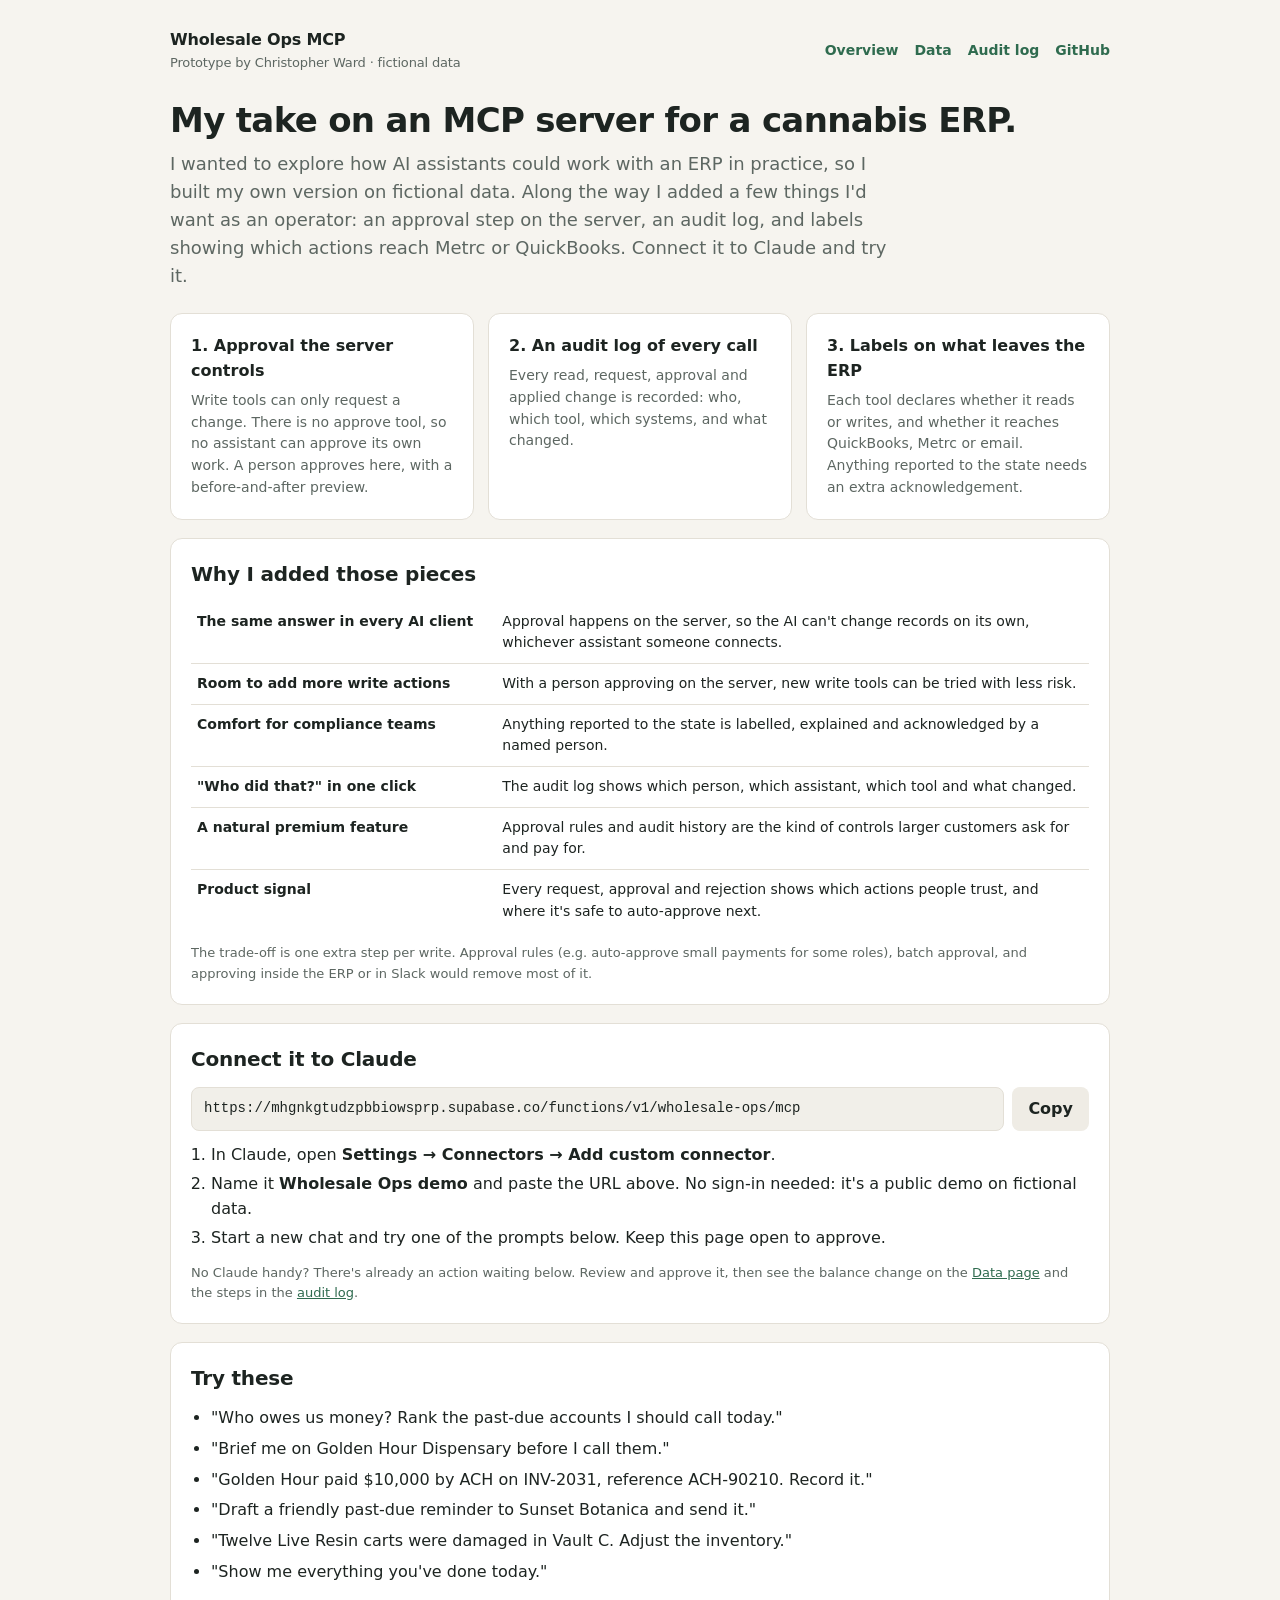
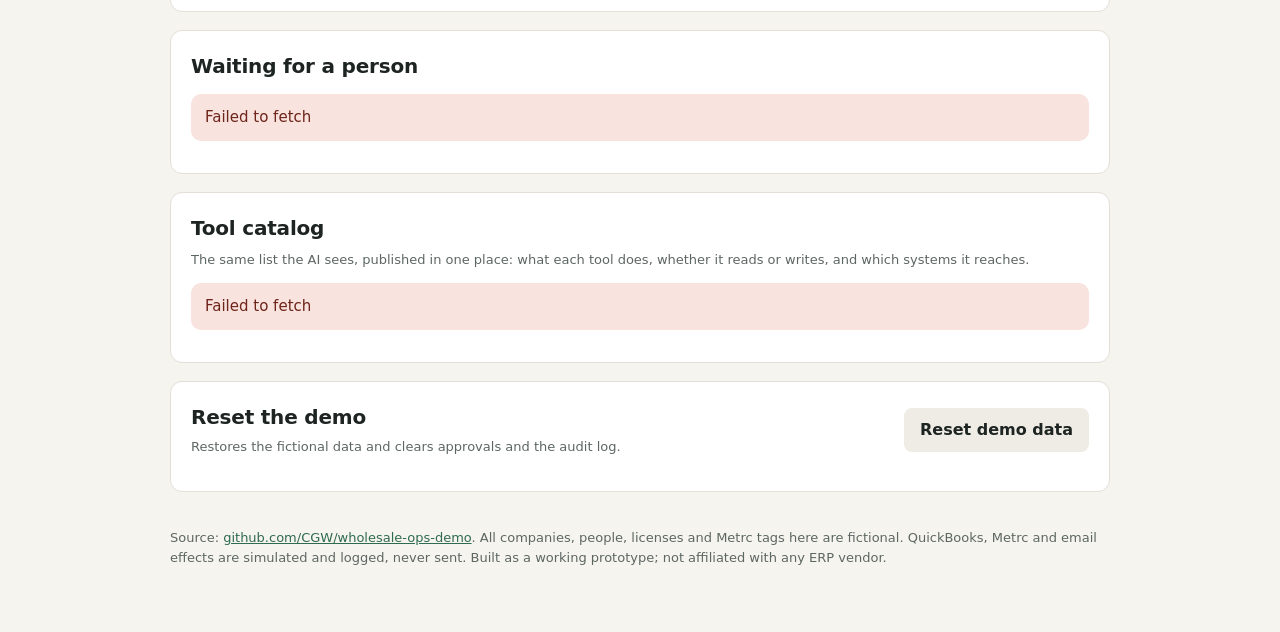
<file: index.html>
<!doctype html>
<html lang="en">
<head>
<meta charset="utf-8">
<meta name="viewport" content="width=device-width,initial-scale=1">
<title>Wholesale Ops MCP: a prototype for safe AI writes in an ERP</title>
<link rel="stylesheet" href="app.css">
</head>
<body>
<div class="wrap">
  <header class="top">
    <div class="brand">Wholesale Ops MCP<small>Prototype by Christopher Ward · fictional data</small></div>
    <nav><a href="./">Overview</a><a href="data.html">Data</a><a href="audit.html">Audit log</a><a href="https://github.com/CGW/wholesale-ops-demo">GitHub</a></nav>
  </header>

  <h1>My take on an MCP server for a cannabis ERP.</h1>
  <p class="lead">I wanted to explore how AI assistants could work with an ERP in practice, so I built my own version on fictional data. Along the way I added a few things I'd want as an operator: an approval step on the server, an audit log, and labels showing which actions reach Metrc or QuickBooks. Connect it to Claude and try it.</p>

  <div class="grid3">
    <div class="card"><h3>1. Approval the server controls</h3><p>Write tools can only request a change. There is no approve tool, so no assistant can approve its own work. A person approves here, with a before-and-after preview.</p></div>
    <div class="card"><h3>2. An audit log of every call</h3><p>Every read, request, approval and applied change is recorded: who, which tool, which systems, and what changed.</p></div>
    <div class="card"><h3>3. Labels on what leaves the ERP</h3><p>Each tool declares whether it reads or writes, and whether it reaches QuickBooks, Metrc or email. Anything reported to the state needs an extra acknowledgement.</p></div>
  </div>

  <div class="card">
    <h2>Why I added those pieces</h2>
    <table>
      <tbody>
        <tr><td style="width:34%"><b>The same answer in every AI client</b></td><td>Approval happens on the server, so the AI can't change records on its own, whichever assistant someone connects.</td></tr>
        <tr><td><b>Room to add more write actions</b></td><td>With a person approving on the server, new write tools can be tried with less risk.</td></tr>
        <tr><td><b>Comfort for compliance teams</b></td><td>Anything reported to the state is labelled, explained and acknowledged by a named person.</td></tr>
        <tr><td><b>"Who did that?" in one click</b></td><td>The audit log shows which person, which assistant, which tool and what changed.</td></tr>
        <tr><td><b>A natural premium feature</b></td><td>Approval rules and audit history are the kind of controls larger customers ask for and pay for.</td></tr>
        <tr><td><b>Product signal</b></td><td>Every request, approval and rejection shows which actions people trust, and where it's safe to auto-approve next.</td></tr>
      </tbody>
    </table>
    <p class="muted small" style="margin:12px 0 0">The trade-off is one extra step per write. Approval rules (e.g. auto-approve small payments for some roles), batch approval, and approving inside the ERP or in Slack would remove most of it.</p>
  </div>

  <div class="card">
    <h2>Connect it to Claude</h2>
    <div class="urlbox"><code id="mcpurl"></code><button class="btn-ghost" id="copy">Copy</button></div>
    <ol class="steps" style="margin-top:12px">
      <li>In Claude, open <b>Settings → Connectors → Add custom connector</b>.</li>
      <li>Name it <b>Wholesale Ops demo</b> and paste the URL above. No sign-in needed: it's a public demo on fictional data.</li>
      <li>Start a new chat and try one of the prompts below. Keep this page open to approve.</li>
    </ol>
    <p class="muted small" style="margin:12px 0 0">No Claude handy? There's already an action waiting below. Review and approve it, then see the balance change on the <a href="data.html">Data page</a> and the steps in the <a href="audit.html">audit log</a>.</p>
  </div>

  <div class="card">
    <h2>Try these</h2>
    <ul class="prompts">
      <li>"Who owes us money? Rank the past-due accounts I should call today."</li>
      <li>"Brief me on Golden Hour Dispensary before I call them."</li>
      <li>"Golden Hour paid $10,000 by ACH on INV-2031, reference ACH-90210. Record it."</li>
      <li>"Draft a friendly past-due reminder to Sunset Botanica and send it."</li>
      <li>"Twelve Live Resin carts were damaged in Vault C. Adjust the inventory."</li>
      <li>"Show me everything you've done today."</li>
    </ul>
  </div>

  <div class="card">
    <div class="row"><h2 style="margin:0">Waiting for a person</h2><span class="muted small" id="pendingNote"></span></div>
    <div id="pending" style="margin-top:10px"><p class="empty">Loading…</p></div>
  </div>

  <div class="card">
    <h2>Tool catalog</h2>
    <p class="muted small" style="margin-top:-6px">The same list the AI sees, published in one place: what each tool does, whether it reads or writes, and which systems it reaches.</p>
    <div id="catalog"><p class="empty">Loading…</p></div>
  </div>

  <div class="card">
    <div class="row">
      <div><h2 style="margin:0">Reset the demo</h2><p class="muted small" style="margin:4px 0 0">Restores the fictional data and clears approvals and the audit log.</p></div>
      <button class="btn-ghost" id="reset">Reset demo data</button>
    </div>
    <p id="resetMsg" class="small"></p>
  </div>

  <footer>Source: <a href="https://github.com/CGW/wholesale-ops-demo">github.com/CGW/wholesale-ops-demo</a>. All companies, people, licenses and Metrc tags here are fictional. QuickBooks, Metrc and email effects are simulated and logged, never sent. Built as a working prototype; not affiliated with any ERP vendor.</footer>
</div>
<script src="app.js"></script>
<script>
document.getElementById("mcpurl").textContent = MCP_URL;
document.getElementById("copy").onclick = async () => {
  await navigator.clipboard.writeText(MCP_URL);
  document.getElementById("copy").textContent = "Copied";
  setTimeout(() => document.getElementById("copy").textContent = "Copy", 1500);
};

async function loadCatalog() {
  try {
    const { tools } = await api("/api/catalog");
    document.getElementById("catalog").innerHTML = `<table><thead><tr><th>Tool</th><th>Access</th><th>Systems it reaches</th><th>Approval</th></tr></thead><tbody>${
      tools.map(t => `<tr><td><b>${esc(t.name)}</b><br><span class="muted small">${esc(t.summary)}</span></td>
        <td><span class="badge ${t.access === "write" ? "b-write" : "b-read"}">${esc(t.access)}</span></td>
        <td>${badges(t.systems)}</td>
        <td class="small">${t.access === "write" ? (t.reaches_state ? "Person approves + acknowledges state report" : "Person approves") : "None (read only)"}</td></tr>`).join("")
    }</tbody></table>`;
  } catch (e) { document.getElementById("catalog").innerHTML = `<p class="warn">${esc(e.message)}</p>`; }
}

async function loadPending() {
  try {
    const { actions } = await api("/api/pending");
    document.getElementById("pendingNote").textContent = "Refreshes every 4 seconds";
    if (!actions.length) {
      document.getElementById("pending").innerHTML = `<p class="empty">Nothing waiting. Ask Claude to record a payment, send a reminder or adjust inventory.</p>`;
      return;
    }
    document.getElementById("pending").innerHTML = `<table><thead><tr><th>Action</th><th>Systems</th><th>Requested</th><th></th></tr></thead><tbody>${
      actions.map(a => `<tr><td><b>${esc(a.code)}</b> · ${esc(a.summary)}</td><td>${badges(a.systems)}</td><td class="small">${when(a.requested_at)}</td>
        <td><a class="btn btn-primary" style="text-decoration:none;padding:6px 12px" href="approve.html?id=${esc(a.id)}">Review</a></td></tr>`).join("")
    }</tbody></table>`;
  } catch (e) { document.getElementById("pending").innerHTML = `<p class="warn">${esc(e.message)}</p>`; }
}

document.getElementById("reset").onclick = async () => {
  const b = document.getElementById("reset");
  b.disabled = true;
  try { await api("/api/reset", { method: "POST", body: "{}" }); document.getElementById("resetMsg").textContent = "Demo data reset."; loadPending(); }
  catch (e) { document.getElementById("resetMsg").textContent = e.message; }
  b.disabled = false;
};

loadCatalog(); loadPending(); setInterval(loadPending, 4000);
</script>
</body>
</html>
</file>
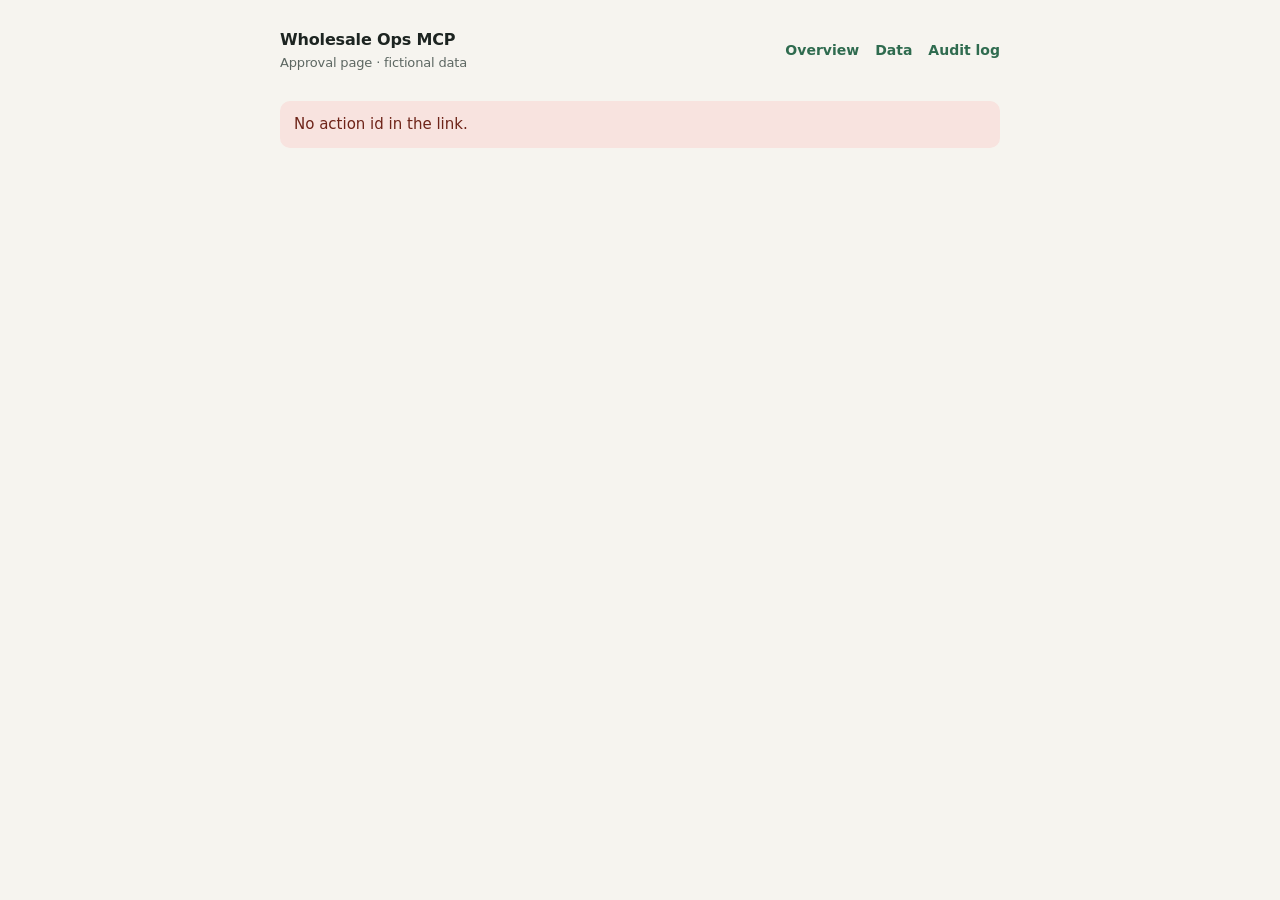
<file: approve.html>
<!doctype html>
<html lang="en">
<head>
<meta charset="utf-8">
<meta name="viewport" content="width=device-width,initial-scale=1">
<title>Approve an action · Wholesale Ops MCP</title>
<link rel="stylesheet" href="app.css">
</head>
<body>
<div class="wrap" style="max-width:760px">
  <header class="top">
    <div class="brand">Wholesale Ops MCP<small>Approval page · fictional data</small></div>
    <nav><a href="./">Overview</a><a href="data.html">Data</a><a href="audit.html">Audit log</a></nav>
  </header>
  <div id="root"><p class="empty">Loading…</p></div>
</div>
<script src="app.js"></script>
<script>
const id = new URLSearchParams(location.search).get("id");
const root = document.getElementById("root");

function render(a) {
  const rows = (a.preview.rows || []).map(r => `<tr><td>${esc(r.label)}</td><td>${esc(r.before)}</td><td>${esc(r.after)}</td></tr>`).join("");
  const warnings = (a.preview.warnings || []).map(w => `<div class="warn">${esc(w)}</div>`).join("");
  const decided = a.status !== "pending";
  root.innerHTML = `
    <div class="card">
      <div class="row"><span class="muted small">Action ${esc(a.code)} · requested ${when(a.requested_at)} by an AI assistant</span>
      <span class="status s-${esc(a.status)}">${esc(a.status)}</span></div>
      <h1 style="font-size:26px;margin-top:8px">${esc(a.summary)}</h1>
      <p style="margin:6px 0 2px"><b>Will change:</b> ${badges(a.systems)}</p>
      <p class="muted small" style="margin:0">Tool: <code>${esc(a.tool)}</code>${a.client ? " · client: " + esc(a.client) : ""}</p>
      ${rows ? `<table class="diff" style="margin-top:14px"><thead><tr><th>What</th><th>Now</th><th>After approval</th></tr></thead><tbody>${rows}</tbody></table>` : ""}
      ${warnings}
      ${a.preview.message ? `<label>Message the assistant drafted</label><div class="card" style="background:#faf9f6;white-space:pre-wrap;margin:0">${esc(a.preview.message)}</div>` : ""}
    </div>
    ${decided ? `
      <div class="card">
        <h2>Decided</h2>
        <p><span class="status s-${esc(a.status)}">${esc(a.status)}</span> by <b>${esc(a.decided_by || "")}</b> · ${when(a.decided_at)}</p>
        ${a.decision_note ? `<p class="muted">Note: ${esc(a.decision_note)}</p>` : ""}
        ${a.result ? `<div class="ok">${esc(a.result.message || "")}</div>` : ""}
        <p class="small muted">The assistant can see this result by checking the action. <a href="audit.html">See it in the audit log →</a></p>
      </div>` : `
      <div class="card">
        <h2>Your decision</h2>
        <p class="muted small" style="margin-top:-6px">Nothing has changed yet. Only a person on this page can approve; the assistant has no tool to do it.</p>
        <label for="name">Your name</label>
        <input type="text" id="name" placeholder="e.g. Dana, AR manager" maxlength="60">
        <label for="note">Note (optional)</label>
        <input type="text" id="note" maxlength="200">
        ${a.reaches_state ? `<label class="check"><input type="checkbox" id="ack"> I understand this will be reported to the state through Metrc, and that undoing it means filing a second, correcting adjustment.</label>` : ""}
        <div class="actions">
          <button class="btn-primary" id="approve">Approve and apply</button>
          <button class="btn-danger" id="reject">Reject</button>
        </div>
        <p id="msg"></p>
      </div>`}
  `;
  if (!decided) {
    document.getElementById("approve").onclick = () => decide("approve", a);
    document.getElementById("reject").onclick = () => decide("reject", a);
  }
}

async function decide(decision, a) {
  const name = document.getElementById("name").value.trim();
  const note = document.getElementById("note").value.trim();
  const msg = document.getElementById("msg");
  if (!name) { msg.innerHTML = `<span class="warn" style="display:block">Add your name so the audit log shows who decided.</span>`; return; }
  const ack = a.reaches_state ? document.getElementById("ack").checked : true;
  if (decision === "approve" && !ack) { msg.innerHTML = `<span class="warn" style="display:block">Tick the Metrc acknowledgement first.</span>`; return; }
  document.querySelectorAll(".actions button").forEach(b => b.disabled = true);
  try {
    const updated = await api("/api/action/decide", { method: "POST", body: JSON.stringify({ id, decision, name, note, acknowledge_state: ack }) });
    render(updated.action);
  } catch (e) {
    msg.innerHTML = `<span class="warn" style="display:block">${esc(e.message)}</span>`;
    document.querySelectorAll(".actions button").forEach(b => b.disabled = false);
  }
}

(async () => {
  if (!id) { root.innerHTML = `<p class="warn">No action id in the link.</p>`; return; }
  try { const { action } = await api("/api/action?id=" + encodeURIComponent(id)); render(action); }
  catch (e) { root.innerHTML = `<p class="warn">${esc(e.message)}</p>`; }
})();
</script>
</body>
</html>
</file>
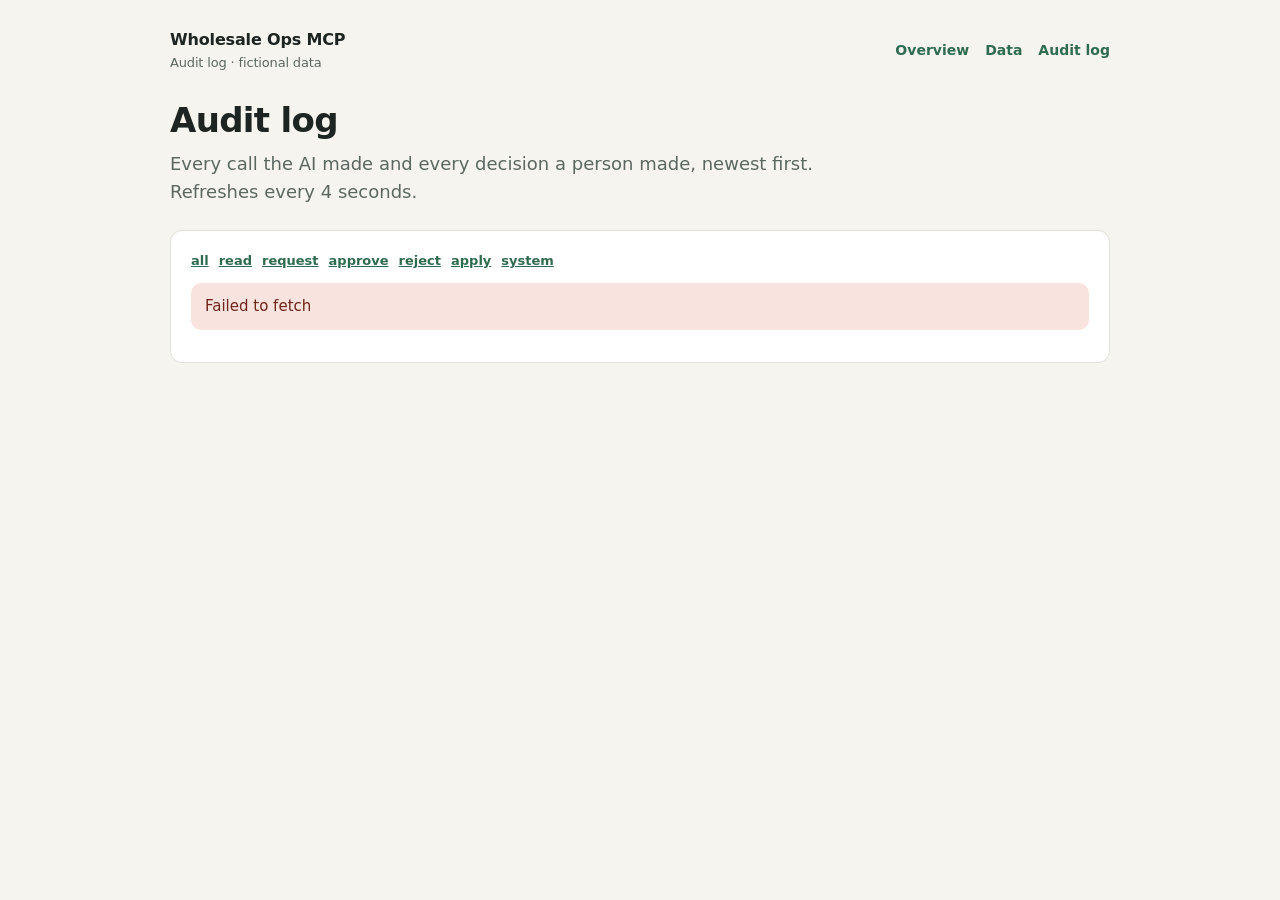
<file: audit.html>
<!doctype html>
<html lang="en">
<head>
<meta charset="utf-8">
<meta name="viewport" content="width=device-width,initial-scale=1">
<title>Audit log · Wholesale Ops MCP</title>
<link rel="stylesheet" href="app.css">
</head>
<body>
<div class="wrap">
  <header class="top">
    <div class="brand">Wholesale Ops MCP<small>Audit log · fictional data</small></div>
    <nav><a href="./">Overview</a><a href="data.html">Data</a><a href="audit.html">Audit log</a></nav>
  </header>
  <h1>Audit log</h1>
  <p class="lead">Every call the AI made and every decision a person made, newest first. Refreshes every 4 seconds.</p>
  <div class="card">
    <div class="row" style="margin-bottom:10px">
      <div id="filters" class="small"></div>
      <span class="muted small" id="count"></span>
    </div>
    <div id="log"><p class="empty">Loading…</p></div>
  </div>
</div>
<script src="app.js"></script>
<script>
const kinds = ["all", "read", "request", "approve", "reject", "apply", "system"];
let filter = "all";
document.getElementById("filters").innerHTML = kinds.map(k => `<a href="#" data-k="${k}" style="margin-right:10px;font-weight:600">${k}</a>`).join("");
document.querySelectorAll("#filters a").forEach(a => a.onclick = e => { e.preventDefault(); filter = a.dataset.k; load(); });

async function load() {
  try {
    const { entries } = await api("/api/audit?limit=200");
    const rows = entries.filter(e => filter === "all" || e.kind === filter);
    document.getElementById("count").textContent = `${rows.length} ${rows.length === 1 ? "entry" : "entries"}`;
    document.getElementById("log").innerHTML = rows.length ? `<table><thead><tr><th>When</th><th>Who</th><th>Kind</th><th>Tool</th><th>Systems</th><th>What happened</th></tr></thead><tbody>${
      rows.map(e => `<tr><td class="small">${when(e.at)}</td><td class="small">${esc(e.actor)}${e.client ? `<br><span class="muted">${esc(e.client)}</span>` : ""}</td>
        <td><span class="badge k-${esc(e.kind)}">${esc(e.kind)}</span></td><td class="small"><code>${esc(e.tool || "")}</code></td>
        <td>${badges(e.systems)}</td><td>${esc(e.summary)}${e.action_id ? ` <a class="small" href="approve.html?id=${esc(e.action_id)}">action →</a>` : ""}</td></tr>`).join("")
    }</tbody></table>` : `<p class="empty">No entries yet.</p>`;
  } catch (e) { document.getElementById("log").innerHTML = `<p class="warn">${esc(e.message)}</p>`; }
}
load(); setInterval(load, 4000);
</script>
</body>
</html>
</file>
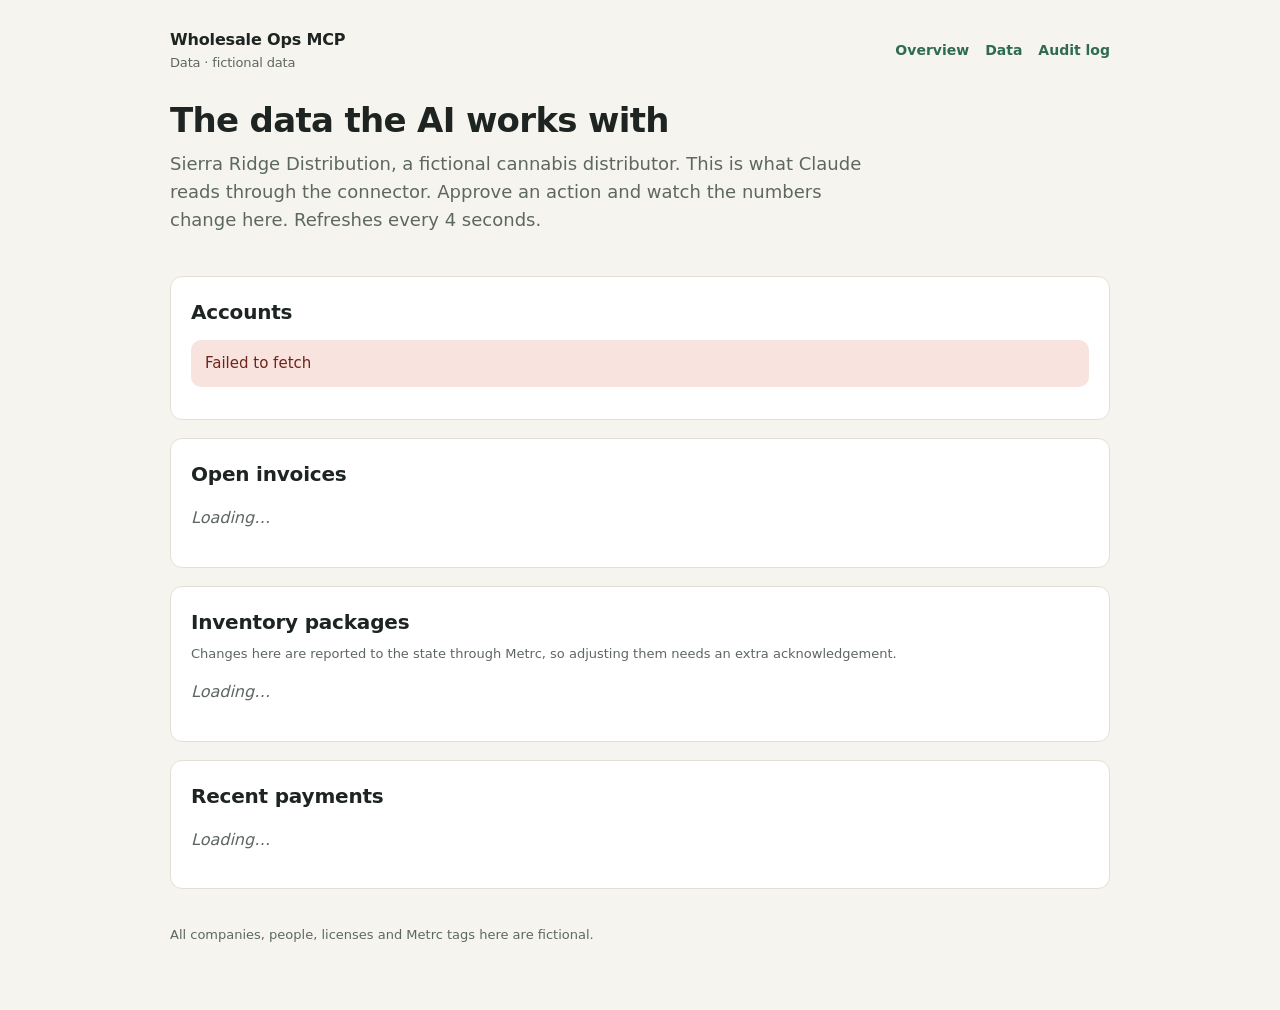
<file: data.html>
<!doctype html>
<html lang="en">
<head>
<meta charset="utf-8">
<meta name="viewport" content="width=device-width,initial-scale=1">
<title>Data · Wholesale Ops MCP</title>
<link rel="stylesheet" href="app.css">
</head>
<body>
<div class="wrap">
  <header class="top">
    <div class="brand">Wholesale Ops MCP<small>Data · fictional data</small></div>
    <nav><a href="./">Overview</a><a href="data.html">Data</a><a href="audit.html">Audit log</a></nav>
  </header>
  <h1>The data the AI works with</h1>
  <p class="lead">Sierra Ridge Distribution, a fictional cannabis distributor. This is what Claude reads through the connector. Approve an action and watch the numbers change here. Refreshes every 4 seconds.</p>

  <div class="grid3" id="stats"></div>

  <div class="card">
    <h2>Accounts</h2>
    <div id="accounts"><p class="empty">Loading…</p></div>
  </div>

  <div class="card">
    <h2>Open invoices</h2>
    <div id="invoices"><p class="empty">Loading…</p></div>
  </div>

  <div class="card">
    <h2>Inventory packages</h2>
    <p class="muted small" style="margin-top:-6px">Changes here are reported to the state through Metrc, so adjusting them needs an extra acknowledgement.</p>
    <div id="packages"><p class="empty">Loading…</p></div>
  </div>

  <div class="card">
    <h2>Recent payments</h2>
    <div id="payments"><p class="empty">Loading…</p></div>
  </div>

  <footer>All companies, people, licenses and Metrc tags here are fictional.</footer>
</div>
<script src="app.js"></script>
<script>
const usd = n => Number(n).toLocaleString("en-US", { style: "currency", currency: "USD" });
let last = "";
async function load() {
  try {
    const d = await api("/api/data");
    const sig = JSON.stringify(d);
    if (sig === last) return;
    last = sig;
    const pastDue = d.accounts.reduce((s, a) => s + Number(a.past_due), 0);
    const open = d.accounts.reduce((s, a) => s + Number(a.open_balance), 0);
    const late = d.accounts.filter(a => Number(a.past_due) > 0).length;
    document.getElementById("stats").innerHTML = [
      ["Past due", usd(pastDue), `${late} accounts`],
      ["Open receivables", usd(open), `${d.invoices.length} open invoices`],
      ["Tracked packages", d.packages.length, "in Metrc"],
    ].map(([k, v, s]) => `<div class="card"><p class="muted small" style="margin:0">${k}</p><p style="font-size:26px;font-weight:700;margin:2px 0">${v}</p><p class="muted small" style="margin:0">${s}</p></div>`).join("");
    document.getElementById("accounts").innerHTML = `<table><thead><tr><th>Account</th><th>City</th><th>Rep</th><th>Terms</th><th>Last order</th><th style="text-align:right">Open</th><th style="text-align:right">Past due</th></tr></thead><tbody>${
      d.accounts.map(a => `<tr><td><b>${esc(a.name)}</b><br><span class="muted small">${esc(a.id)}</span></td><td>${esc(a.city)}</td><td>${esc(a.rep)}</td><td>net ${esc(a.terms_days)}</td><td class="small">${esc(a.last_order_date)}</td>
        <td style="text-align:right">${usd(a.open_balance)}</td><td style="text-align:right;${Number(a.past_due) > 0 ? "color:var(--red);font-weight:700" : ""}">${usd(a.past_due)}</td></tr>`).join("")
    }</tbody></table>`;
    document.getElementById("invoices").innerHTML = `<table><thead><tr><th>Invoice</th><th>Account</th><th>Due</th><th style="text-align:right">Amount</th><th style="text-align:right">Open</th><th>Status</th></tr></thead><tbody>${
      d.invoices.map(i => `<tr><td><b>${esc(i.number)}</b></td><td>${esc(i.account)}</td><td class="small">${esc(i.due)}</td><td style="text-align:right">${usd(i.amount)}</td><td style="text-align:right">${usd(i.balance)}</td>
        <td class="small">${Number(i.days_over) > 0 ? `<span style="color:var(--red);font-weight:700">${i.days_over} days overdue</span>` : "Not yet due"}${Number(i.paid_amount) > 0 ? " · partly paid" : ""}</td></tr>`).join("")
    }</tbody></table>`;
    document.getElementById("packages").innerHTML = `<table><thead><tr><th>Metrc tag</th><th>Product</th><th>Category</th><th>Room</th><th style="text-align:right">Quantity</th></tr></thead><tbody>${
      d.packages.map(p => `<tr><td class="small"><code>${esc(p.tag)}</code></td><td>${esc(p.product)}</td><td>${esc(p.category)}</td><td>${esc(p.room)}</td><td style="text-align:right"><b>${Number(p.quantity)}</b> ${esc(p.unit)}</td></tr>`).join("")
    }</tbody></table>`;
    document.getElementById("payments").innerHTML = `<table><thead><tr><th>Received</th><th>Account</th><th>Invoice</th><th>Method</th><th style="text-align:right">Amount</th><th>Recorded</th></tr></thead><tbody>${
      d.payments.map(p => `<tr><td class="small">${esc(p.received)}</td><td>${esc(p.account)}</td><td>${esc(p.invoice_number)}</td><td class="small">${esc(p.method)}${p.reference ? " · " + esc(p.reference) : ""}</td><td style="text-align:right">${usd(p.amount)}</td><td class="small muted">${esc(p.recorded_via === "seed" ? "history" : p.recorded_via)}</td></tr>`).join("")
    }</tbody></table>`;
  } catch (e) { document.getElementById("accounts").innerHTML = `<p class="warn">${esc(e.message)}</p>`; }
}
load(); setInterval(load, 4000);
</script>
</body>
</html>
</file>
<file: app.css>
:root{
  --bg:#f6f4ef; --card:#ffffff; --ink:#1d2421; --muted:#5d6762; --line:#e3dfd6;
  --green:#2f6b4f; --green-soft:#e4efe8; --amber:#9a5b12; --amber-soft:#fbf0de;
  --red:#a33a2b; --red-soft:#f8e3df; --blue:#2c5282; --blue-soft:#e3ecf7; --violet:#5b3f8c; --violet-soft:#ece6f6;
  --radius:12px;
}
*{box-sizing:border-box}
body{margin:0;background:var(--bg);color:var(--ink);font:16px/1.55 ui-sans-serif,system-ui,-apple-system,"Segoe UI",Roboto,sans-serif}
a{color:var(--green)}
.wrap{max-width:980px;margin:0 auto;padding:28px 20px 64px}
header.top{display:flex;justify-content:space-between;align-items:center;gap:12px;margin-bottom:28px}
.brand{font-weight:700;letter-spacing:-.01em}
.brand small{display:block;font-weight:500;color:var(--muted);font-size:13px}
nav a{margin-left:16px;text-decoration:none;font-weight:600;font-size:14px}
h1{font-size:34px;line-height:1.15;letter-spacing:-.02em;margin:0 0 10px}
h2{font-size:20px;margin:0 0 12px;letter-spacing:-.01em}
p.lead{font-size:18px;color:var(--muted);max-width:720px;margin:0 0 24px}
.card{background:var(--card);border:1px solid var(--line);border-radius:var(--radius);padding:20px;margin-bottom:18px}
.grid3{display:grid;grid-template-columns:repeat(3,1fr);gap:14px;margin-bottom:18px}
.grid3 .card{margin:0}
.grid3 h3{margin:0 0 6px;font-size:16px}
.grid3 p{margin:0;color:var(--muted);font-size:14px}
@media(max-width:760px){.grid3{grid-template-columns:1fr}h1{font-size:28px}}
.urlbox{display:flex;gap:8px;align-items:center}
.urlbox code{flex:1;background:#f1efe9;border:1px solid var(--line);border-radius:8px;padding:10px 12px;font-size:14px;overflow-x:auto;white-space:nowrap}
button,.btn{font:inherit;font-weight:600;border:0;border-radius:8px;padding:10px 16px;cursor:pointer}
.btn-primary{background:var(--green);color:#fff}
.btn-danger{background:var(--red-soft);color:var(--red)}
.btn-ghost{background:#efece5;color:var(--ink)}
button:disabled{opacity:.5;cursor:not-allowed}
ol.steps{margin:0;padding-left:20px}
ol.steps li{margin:4px 0}
ul.prompts{margin:0;padding-left:20px}
ul.prompts li{margin:6px 0}
table{width:100%;border-collapse:collapse;font-size:14px}
th{text-align:left;color:var(--muted);font-weight:600;border-bottom:1px solid var(--line);padding:8px 6px}
td{border-bottom:1px solid var(--line);padding:9px 6px;vertical-align:top}
tr:last-child td{border-bottom:0}
.badge{display:inline-block;font-size:12px;font-weight:700;border-radius:999px;padding:2px 9px;margin:1px 3px 1px 0;white-space:nowrap}
.b-erp{background:var(--green-soft);color:var(--green)}
.b-quickbooks{background:var(--blue-soft);color:var(--blue)}
.b-metrc{background:var(--red-soft);color:var(--red)}
.b-email{background:var(--violet-soft);color:var(--violet)}
.b-read{background:#efece5;color:var(--muted)}
.b-write{background:var(--amber-soft);color:var(--amber)}
.k-read{background:#efece5;color:var(--muted)}
.k-request{background:var(--amber-soft);color:var(--amber)}
.k-approve,.k-apply{background:var(--green-soft);color:var(--green)}
.k-reject{background:var(--red-soft);color:var(--red)}
.k-system{background:var(--blue-soft);color:var(--blue)}
.status{font-weight:700;text-transform:uppercase;font-size:12px;letter-spacing:.04em}
.s-pending{color:var(--amber)} .s-approved{color:var(--green)} .s-rejected,.s-failed{color:var(--red)} .s-expired{color:var(--muted)}
.warn{background:var(--red-soft);color:#6e2419;border-radius:10px;padding:12px 14px;margin:12px 0;font-size:15px}
.note{background:var(--amber-soft);color:#5f3a0b;border-radius:10px;padding:12px 14px;margin:12px 0;font-size:15px}
.ok{background:var(--green-soft);color:#1f4a36;border-radius:10px;padding:12px 14px;margin:12px 0}
label{display:block;font-weight:600;font-size:14px;margin:12px 0 4px}
input[type=text],textarea{width:100%;font:inherit;border:1px solid var(--line);border-radius:8px;padding:9px 11px;background:#fff}
.check{display:flex;gap:10px;align-items:flex-start;font-weight:500}
.check input{margin-top:5px}
.actions{display:flex;gap:10px;margin-top:16px;flex-wrap:wrap}
.muted{color:var(--muted)}
.small{font-size:13px}
.diff td:nth-child(2){color:var(--muted)}
.diff td:nth-child(3){font-weight:700}
.empty{color:var(--muted);font-style:italic}
footer{margin-top:36px;color:var(--muted);font-size:13px}
.row{display:flex;justify-content:space-between;align-items:center;gap:12px;flex-wrap:wrap}
</file>
